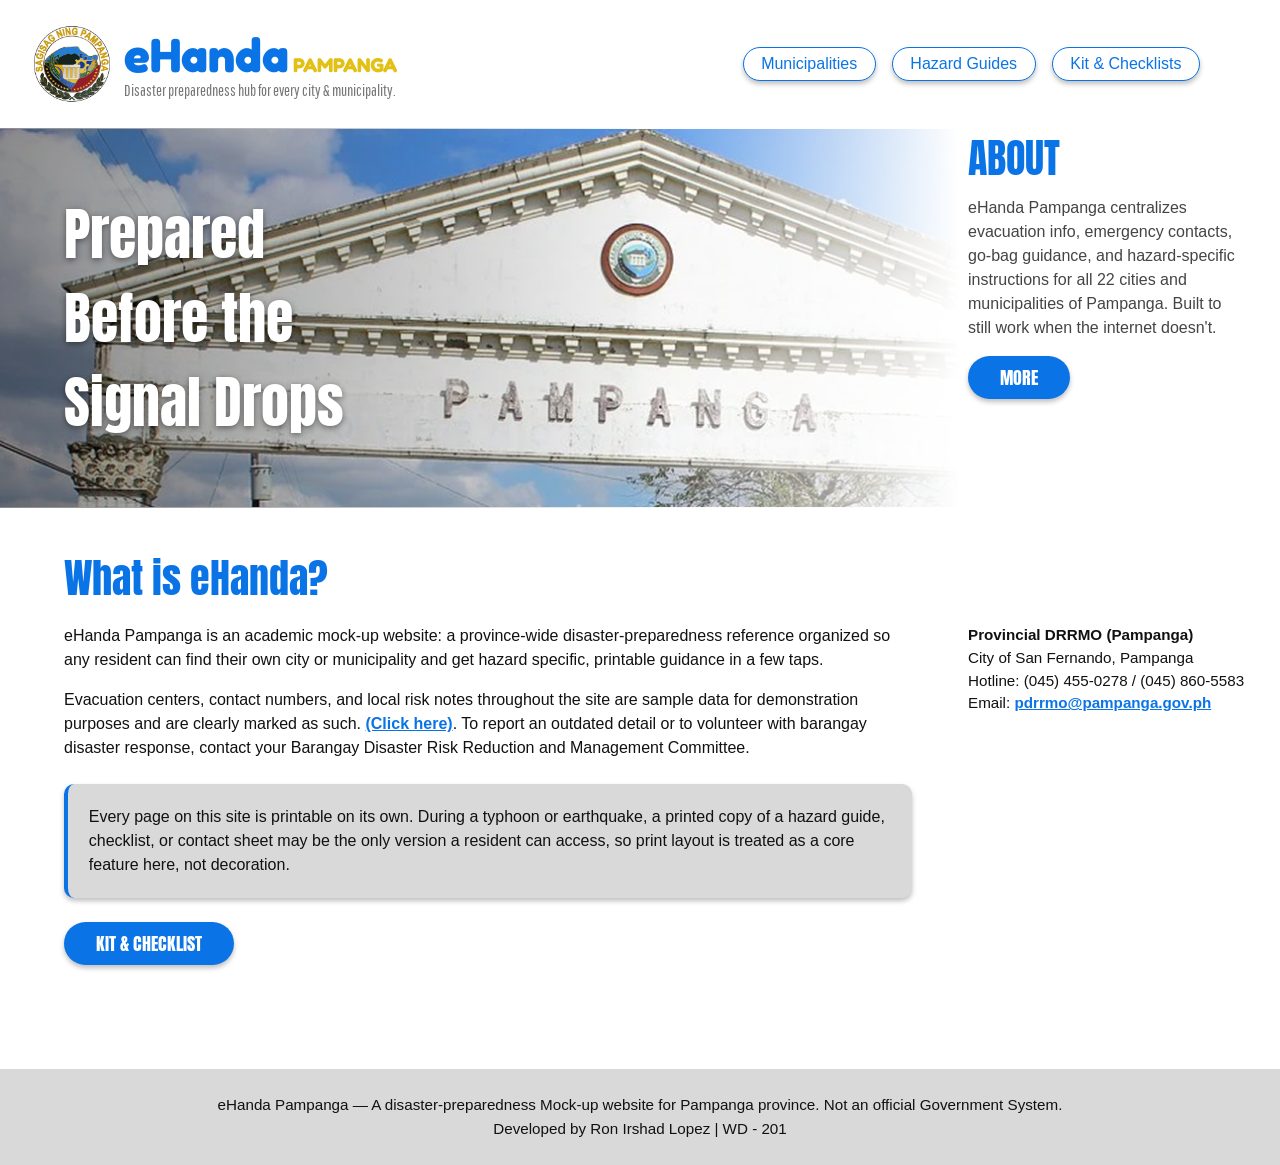
<file: index.html>
<!DOCTYPE html>
<html lang="en">
<head>
  <meta charset="UTF-8">
  <meta name="viewport" content="width=device-width, initial-scale=1.0">
  <title>eHanda Pampanga</title>
  <link rel="preconnect" href="https://fonts.googleapis.com">
  <link rel="preconnect" href="https://fonts.gstatic.com" crossorigin>
  <link href="https://fonts.googleapis.com/css2?family=Anton&family=Fredoka:wght@500;600;700&family=Pathway+Gothic+One&display=swap" rel="stylesheet">
  <link href="https://fonts.googleapis.com/css2?family=Fredoka:wght@500;600;700&family=Pathway+Gothic+One&display=swap" rel="stylesheet">
  <link rel="apple-touch-icon" sizes="180x180" href="img/apple-touch-icon.png">
  <link rel="icon" type="image/png" sizes="32x32" href="img/favicon-32x32.png">
  <link rel="icon" type="image/png" sizes="16x16" href="img/favicon-16x16.png">
  <link rel="manifest" href="img/site.webmanifest">
  <link rel="stylesheet" href="css/styles.css">
</head>

<body>
  <header class="header">
    <a href="index.html" class="logo">
      <img src="img/pampanga-ehanda-logo.jpg" alt="eHanda Pampanga Logo">
      <div class="logo-text">
        <span class="logo-name">eHanda<span class="logo-subname">Pampanga</span></span>
        <span class="logo-tagline">Disaster preparedness hub for every city &amp; municipality.</span>
      </div>
    </a>
    
    <nav class="nav" aria-label="Main">
      <a href="municipalities.html" class="nav-link">Municipalities</a>
      <a href="hazard-guides.html" class="nav-link">Hazard Guides</a>
      <a href="checklists.html" class="nav-link">Kit &amp; Checklists</a>
    </nav>
  </header>

  <main>
    <section class="hero">
      <div class="hero-image">
        <h1 class="hero-tagline">Prepared Before the Signal Drops</h1>
      </div>
      <div class="hero-about">
        <h2 class="hero-about-title">About</h2>
        <p>eHanda Pampanga centralizes evacuation info, emergency contacts, go-bag guidance, and hazard-specific instructions for all 22 cities and municipalities of Pampanga. Built to still work when the internet doesn't.</p>
        <a href="#what-is-eHanda" class="button hero-more">More</a>
      </div>
    </section>

  <section class="what-is-eHanda" id="what-is-eHanda">
    <h2 class="section-title">What is eHanda?</h2>

    <div class="what-is-body">
      <div class="what-is-content">
        <p>eHanda Pampanga is an academic mock-up website: a province-wide  disaster-preparedness reference organized so any resident can find their own city or municipality and get hazard specific, printable guidance in a few taps.</p>

        <p>Evacuation centers, contact numbers, and local risk notes throughout the site are sample data for demonstration purposes and are  clearly marked as such. <a href="municipalities.html">(Click here)</a>. To report an outdated detail or to volunteer  with barangay disaster response, contact your Barangay Disaster Risk  Reduction and Management Committee.</p>

        <aside class="tip">
          <p>Every page on this site is printable on its own. During a typhoon or earthquake, a printed copy of a hazard guide, checklist, or contact sheet may be the only version a resident can access, so print layout is treated as a core feature here, not decoration.</p>
        </aside>

        <a href="checklists.html" class="button" id="button-checklist">Kit &amp; Checklist</a>
      </div>

      <address class="contact-drrmo">
        <strong>Provincial DRRMO (Pampanga)</strong>
        City of San Fernando, Pampanga<br>
        Hotline: (045) 455-0278 / (045) 860-5583<br>
        Email: <a href="mailto:pdrrmo@pampanga.gov.ph">pdrrmo@pampanga.gov.ph</a>
      </address>
    </div>
  </section>
  </main>
  <footer class="footer">
    <p>eHanda Pampanga — A disaster-preparedness Mock-up website for Pampanga province. Not an official Government System.</p>
    <p>Developed by Ron Irshad Lopez | WD - 201</p>
  </footer>
  <script src="js/main.js" defer></script>
</body>

</html>
</file>
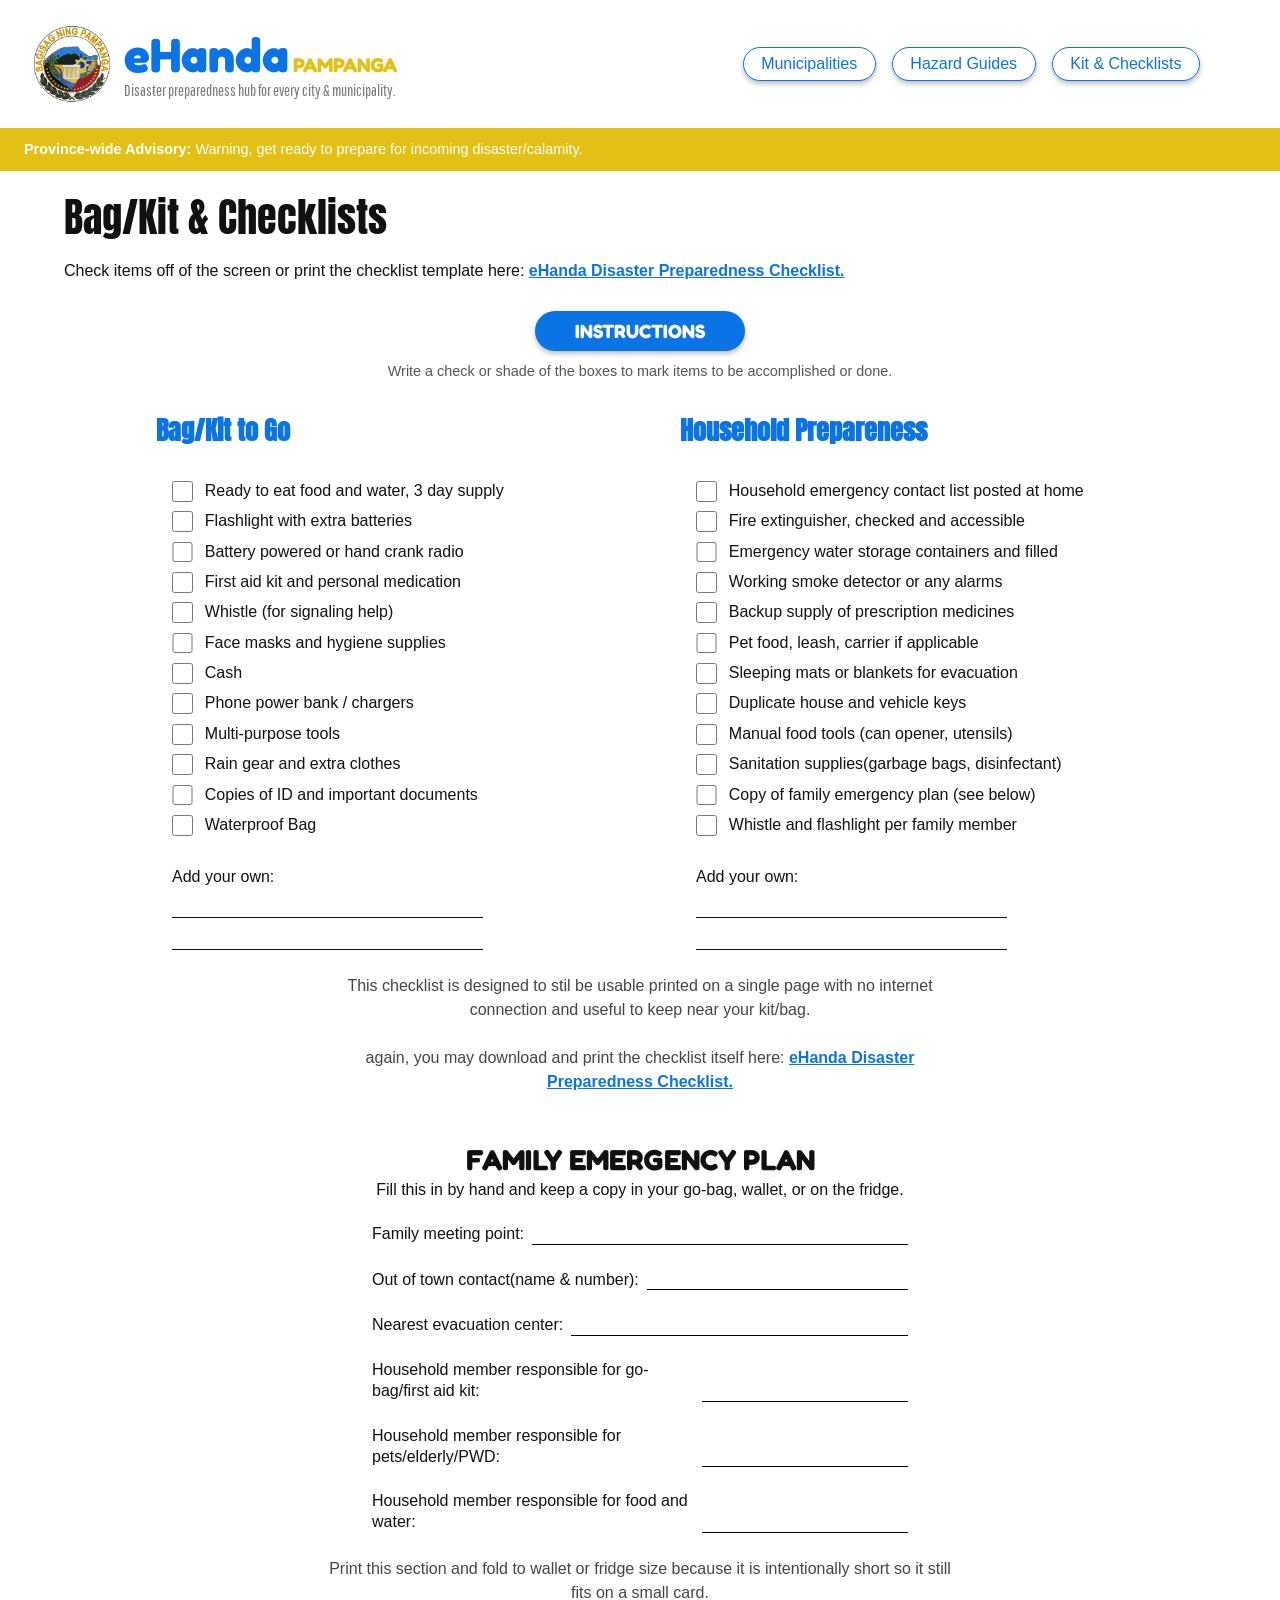
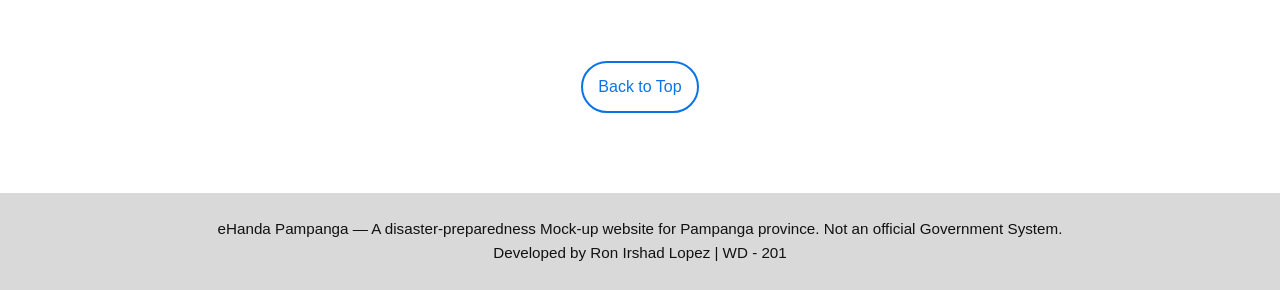
<file: checklists.html>
<!DOCTYPE html>
<html lang="en">
<head>
  <meta charset="UTF-8">
  <meta name="viewport" content="width=device-width, initial-scale=1.0">
  <title>Kit & Checklists | eHanda Pampanga</title>
  <link rel="preconnect" href="https://fonts.googleapis.com">
  <link rel="preconnect" href="https://fonts.gstatic.com" crossorigin>
  <link href="https://fonts.googleapis.com/css2?family=Anton&family=Fredoka:wght@500;600;700&family=Pathway+Gothic+One&display=swap" rel="stylesheet">
  <link rel="apple-touch-icon" sizes="180x180" href="img/apple-touch-icon.png">
  <link rel="icon" type="image/png" sizes="32x32" href="img/favicon-32x32.png">
  <link rel="icon" type="image/png" sizes="16x16" href="img/favicon-16x16.png">
  <link rel="manifest" href="img/site.webmanifest">
  <link rel="stylesheet" href="css/styles.css">
</head>

<body>
  <header class="header">
    <a href="index.html" class="logo">
      <img src="img/pampanga-ehanda-logo.jpg" alt="eHanda Pampanga Logo">
      <div class="logo-text">
        <span class="logo-name">eHanda<span class="logo-subname">Pampanga</span></span>
        <span class="logo-tagline">Disaster preparedness hub for every city &amp; municipality.</span>
      </div>
    </a>

    <nav class="nav" aria-label="Main">
      <a href="municipalities.html" class="nav-link">Municipalities</a>
      <a href="hazard-guides.html" class="nav-link">Hazard Guides</a>
      <a href="checklists.html" class="nav-link">Kit &amp; Checklists</a>
    </nav>
  </header>
  
  <div class="advisory advisory--warning" role="status">
    <p><strong>Province-wide Advisory:</strong> Warning, get ready to prepare for incoming disaster/calamity.</p>
  </div>


  <main>
    <h2 class="section-title-checklist">Bag/Kit &amp; Checklists</h2>
    <p class="checklist-description">Check items off of the screen or print the checklist template here: <a href="https://drive.google.com/file/d/1IE9Mp1DgJFQwNhHnyR8D3MY9AJMicEb8/view?usp=sharing" target="_blank">eHanda Disaster Preparedness Checklist.</a></p>

    <div class="instructions">
      <span class="instructions-label">INSTRUCTIONS</span>
      <p>Write a check or shade of the boxes to mark items to be accomplished or done.</p>
    </div>


    <!-- kit bag checklist -->
    <div class="checklist-columns">
      <section class="checklist-box">
        <h3 class="checklist-header">Bag/Kit to Go</h3>
        <ul class="checklist-items">
          <li><label class="check"><input type="checkbox"><span>Ready to eat food and water, 3 day supply</span></input></label></li>
          <li><label class="check"><input type="checkbox"><span>Flashlight with extra batteries</span></input></label></li>
          <li><label class="check"><input type="checkbox"><span>Battery powered or hand crank radio</span></input></label></li>
          <li><label class="check"><input type="checkbox"><span>First aid kit and personal medication</span></input></label></li>
          <li><label class="check"><input type="checkbox"><span>Whistle (for signaling help)</span></input></label></li>
          <li><label class="check"><input type="checkbox"><span>Face masks and hygiene supplies</span></input></label></li>
          <li><label class="check"><input type="checkbox"><span>Cash</span></input></label></li>
          <li><label class="check"><input type="checkbox"><span>Phone power bank / chargers</span></input></label></li>
          <li><label class="check"><input type="checkbox"><span>Multi-purpose tools</span></input></label></li>
          <li><label class="check"><input type="checkbox"><span>Rain gear and extra clothes</span></input></label></li>
          <li><label class="check"><input type="checkbox"><span>Copies of ID and important documents</span></input></label></li> 
          <li><label class="check"><input type="checkbox"><span>Waterproof Bag</span></input></label></li> 
        </ul>
          <div class="add-own">
            <p>Add your own:</p>
            <input type="text" class="add-own-line" aria-label="Add your own item 1">
            <input type="text" class="add-own-line" aria-label="Add your own item 2">
          </div>
      </section>
      <!-- end of kit bag checklist -->
      <!-- household checklist -->
       <section class="checklist-box">
        <h3 class="checklist-header">Household Prepareness</h3>
        <ul class="checklist-items">
          <li><label class="check"><input type="checkbox"><span>Household emergency contact list posted at home</span></input></label></li> 
          <li><label class="check"><input type="checkbox"><span>Fire extinguisher, checked and accessible</span></input></label></li> 
          <li><label class="check"><input type="checkbox"><span>Emergency water storage containers and filled</span></input></label></li> 
          <li><label class="check"><input type="checkbox"><span>Working smoke detector or any alarms</span></input></label></li> 
          <li><label class="check"><input type="checkbox"><span>Backup supply of prescription medicines</span></input></label></li> 
          <li><label class="check"><input type="checkbox"><span>Pet food, leash, carrier if applicable</span></input></label></li> 
          <li><label class="check"><input type="checkbox"><span>Sleeping mats or blankets for evacuation</span></input></label></li> 
          <li><label class="check"><input type="checkbox"><span>Duplicate house and vehicle keys</span></input></label></li> 
          <li><label class="check"><input type="checkbox"><span>Manual food tools (can opener, utensils)</span></input></label></li> 
          <li><label class="check"><input type="checkbox"><span>Sanitation supplies(garbage bags, disinfectant)</span></input></label></li> 
          <li><label class="check"><input type="checkbox"><span>Copy of family emergency plan (see below)</span></input></label></li> 
          <li><label class="check"><input type="checkbox"><span>Whistle and flashlight per family member</span></input></label></li> 
        </ul>
          <div class="add-own">
            <p>Add your own:</p>
            <input type="text" class="add-own-line" aria-label="Add your own item 1">
            <input type="text" class="add-own-line" aria-label="Add your own item 2">
          </div>
       </section>
       <!-- end of household preparedness checlst -->
    </div>

    <p class="checklist-note">This checklist is designed to stil be usable printed on a single page with no internet connection and useful to keep near your kit/bag.</p>
    <p class="checklist-note">again, you may download and print the checklist itself here: <a href="https://drive.google.com/file/d/1IE9Mp1DgJFQwNhHnyR8D3MY9AJMicEb8/view?usp=sharing" target="_blank">eHanda Disaster Preparedness Checklist.</a></p>

    <!-- family emergency plans -->

    <section class="family-plan">
      <h3 class="family-plan-title">Family Emergency Plan</h3>
      <p class="family-plan-intro">Fill this in by hand and keep a copy in your go-bag, wallet, or on the fridge.</p>

      <div class="plan-rows">
        <div class="plan-row"><span>Family meeting point:</span><input type="text" class="plan-line" aria-label="Family meeting point"></div>
        <div class="plan-row"><span>Out of town contact(name &amp; number):</span><input type="text" class="plan-line" aria-label="Family meeting point"></div>
        <div class="plan-row"><span>Nearest evacuation center:</span><input type="text" class="plan-line" aria-label="Family meeting point"></div>
        <div class="plan-row"><span>Household member responsible for go-bag/first aid kit:</span><input type="text" class="plan-line" aria-label="Family meeting point"></div>
        <div class="plan-row"><span>Household member responsible for pets/elderly/PWD:</span><input type="text" class="plan-line" aria-label="Family meeting point"></div>
        <div class="plan-row"><span>Household member responsible for food and water: </span><input type="text" class="plan-line" aria-label="Family meeting point"></div>
      </div>

      <p class="checklist-note">Print this section and fold to wallet or fridge size because it is intentionally short so it still fits on a small card.</p>
    </section>

    <div class="back-to-top"><a href="#top">Back to Top</a></div>
  </main>

  <footer class="footer">
    <p>eHanda Pampanga — A disaster-preparedness Mock-up website for Pampanga province. Not an official Government System.</p>
    <p>Developed by Ron Irshad Lopez | WD - 201</p>
  </footer>
  <script src="js/main.js" defer></script>
</body>
</html>
</file>
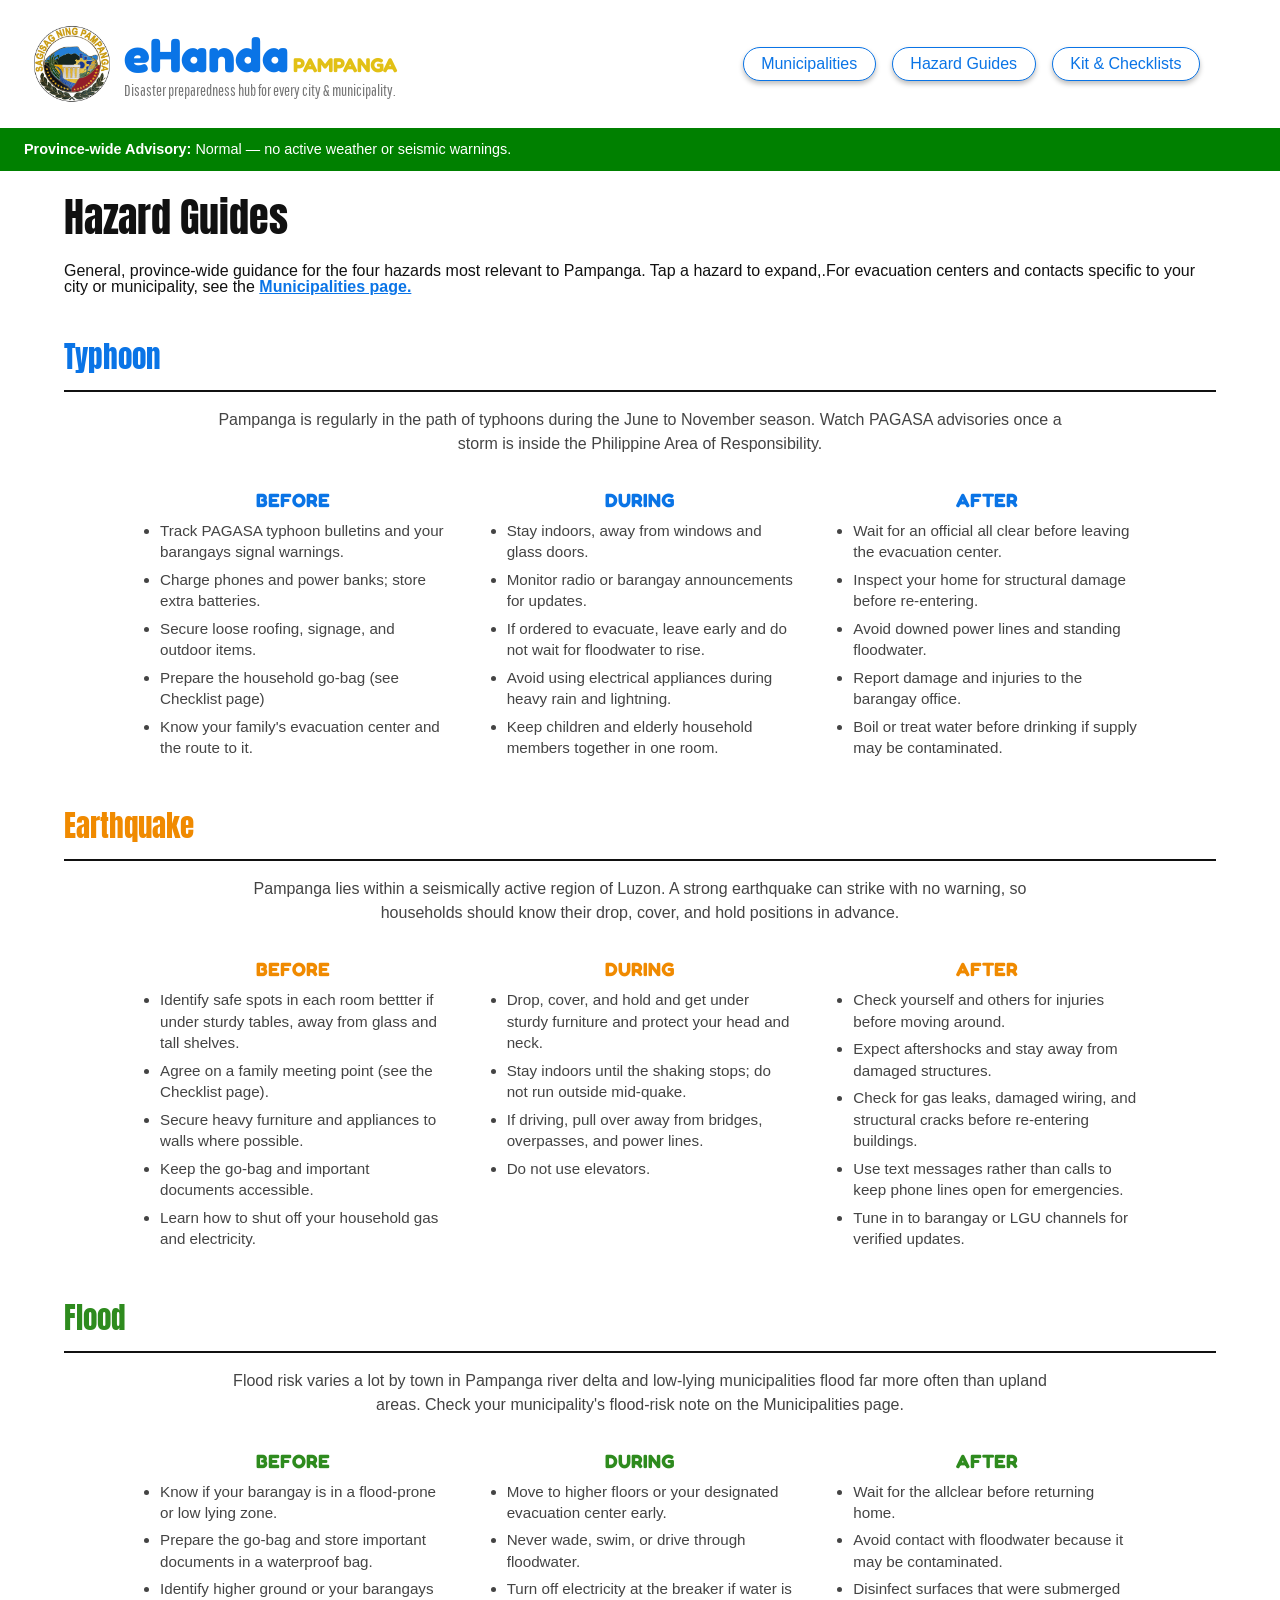
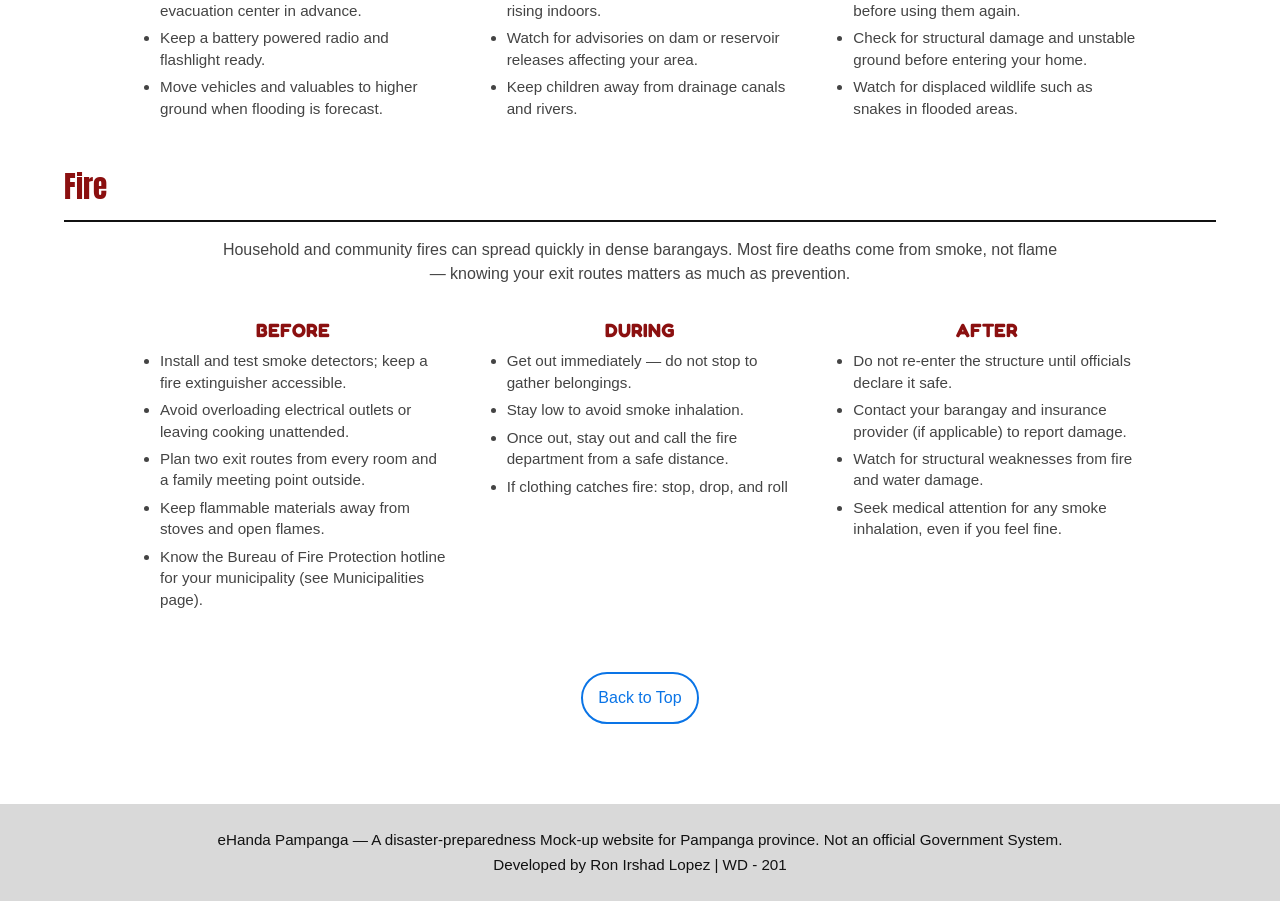
<file: hazard-guides.html>
<!DOCTYPE html>
<html lang="en">
<head>
  <meta charset="UTF-8">
  <meta name="viewport" content="width=device-width, initial-scale=1.0">
  <title>Hazard Guides | eHanda Pampanga</title>
  <link rel="preconnect" href="https://fonts.googleapis.com">
  <link rel="preconnect" href="https://fonts.gstatic.com" crossorigin>
  <link href="https://fonts.googleapis.com/css2?family=Anton&family=Fredoka:wght@500;600;700&family=Pathway+Gothic+One&display=swap" rel="stylesheet">
  <link rel="apple-touch-icon" sizes="180x180" href="img/apple-touch-icon.png">
  <link rel="icon" type="image/png" sizes="32x32" href="img/favicon-32x32.png">
  <link rel="icon" type="image/png" sizes="16x16" href="img/favicon-16x16.png">
  <link rel="manifest" href="img/site.webmanifest">
  <link rel="stylesheet" href="css/styles.css">
</head>

<body>
  <header class="header">
    <a href="index.html" class="logo">
      <img src="img/pampanga-ehanda-logo.jpg" alt="eHanda Pampanga Logo">
      <div class="logo-text">
        <span class="logo-name">eHanda<span class="logo-subname">Pampanga</span></span>
        <span class="logo-tagline">Disaster preparedness hub for every city &amp; municipality.</span>
      </div>
    </a>

    <nav class="nav" aria-label="Main">
      <a href="municipalities.html" class="nav-link">Municipalities</a>
      <a href="hazard-guides.html" class="nav-link">Hazard Guides</a>
      <a href="checklists.html" class="nav-link">Kit &amp; Checklists</a>
    </nav>
  </header>

  <div class="advisory advisory--normal" role="status">
    <p><strong>Province-wide Advisory:</strong> Normal — no active weather or seismic warnings.</p>
  </div>


  <main>
    <h2 class="section-title-hazard">Hazard Guides</h2>
    <p class="hazard-description">General, province-wide guidance for the four hazards most relevant to Pampanga. Tap a hazard to expand,.For evacuation centers and contacts specific to your city or municipality, see the <a href="municipalities.html">Municipalities page.</a></p>


    <!-- for typhoon-->
    <section class="hazard typhoon" id="typhoon">
      <h3 class="hazard-title">Typhoon</h3>
      <div class="divider"></div>
      <p class="hazard-info">Pampanga is regularly in the path of typhoons during the June to November  season. Watch PAGASA advisories once a storm is inside the Philippine  Area of Responsibility.</p>
      <div class="hazard-columns">
        <div class="hazard-col">
          <h4>Before</h4>
          <ul>
            <li>Track PAGASA typhoon bulletins and your barangays signal warnings.</li>
            <li>Charge phones and power banks; store extra batteries.</li>
            <li>Secure loose roofing, signage, and outdoor items.</li>
            <li>Prepare the household go-bag (see Checklist page)</li>
            <li>Know your family's evacuation center and the route to it.</li>
          </ul>
        </div>
        <div class="hazard-col">
          <h4>During</h4>
          <ul>
            <li>Stay indoors, away from windows and glass doors.</li>
            <li>Monitor radio or barangay announcements for updates.</li>
            <li>If ordered to evacuate, leave early and do not wait for floodwater to rise.</li>
            <li>Avoid using electrical appliances during heavy rain and lightning.</li>
            <li>Keep children and elderly household members together in one room.</li>
          </ul>
        </div>
        <div class="hazard-col">
          <h4>After</h4>
          <ul>
            <li>Wait for an official all clear before leaving the evacuation center.</li>
            <li>Inspect your home for structural damage before re-entering.</li>
            <li>Avoid downed power lines and standing floodwater.</li>
            <li>Report damage and injuries to the barangay office.</li>
            <li>Boil or treat water before drinking if supply may be contaminated.</li>
          </ul>
        </div>
      </div>
    </section>
    <!-- end of typhoon -->
    <!-- start of earthquake -->
    <section class="hazard earthquake" id="earthquake">
      <h3 class="hazard-title">Earthquake</h3>
      <div class="divider"></div>
      <p class="hazard-info">Pampanga lies within a seismically active region of Luzon. A strong earthquake can strike with no warning, so households should know their drop, cover, and hold positions in advance.</p>
      <div class="hazard-columns">
        <div class="hazard-col">
          <h4>Before</h4>
          <ul>
            <li>Identify safe spots in each room bettter if under sturdy tables, away from glass and tall shelves.</li>
            <li>Agree on a family meeting point (see the Checklist page).</li>
            <li>Secure heavy furniture and appliances to walls where possible.</li>
            <li>Keep the go-bag and important documents accessible.</li>
            <li>Learn how to shut off your household gas and electricity.</li>
          </ul>
        </div>
        <div class="hazard-col">
          <h4>During</h4>
          <ul>
            <li>Drop, cover, and hold and get under sturdy furniture and protect your head and neck.</li>
            <li>Stay indoors until the shaking stops; do not run outside mid-quake.</li>
            <li>If driving, pull over away from bridges, overpasses, and power lines.</li>
            <li>Do not use elevators.</li>
          </ul>
        </div>
        <div class="hazard-col">
          <h4>After</h4>
          <ul>
            <li>Check yourself and others for injuries before moving around.</li>
            <li>Expect aftershocks and stay away from damaged structures.</li>
            <li>Check for gas leaks, damaged wiring, and structural cracks before re-entering buildings.</li>
            <li>Use text messages rather than calls to keep phone lines open for emergencies.</li>
            <li>Tune in to barangay or LGU channels for verified updates.</li>
          </ul>
        </div>
      </div>
    </section>
    <!-- end of earthquake -->
     <!-- start of flood-->
    <section class="hazard flood" id="flood">
      <h3 class="hazard-title">Flood</h3>
      <div class="divider"></div>
      <p class="hazard-info">Flood risk varies a lot by town in Pampanga river delta and low-lying municipalities flood far more often than upland areas. Check your municipality's flood-risk note on the Municipalities page.</p>
      <div class="hazard-columns">
        <div class="hazard-col">
          <h4>Before</h4>
          <ul>
            <li>Know if your barangay is in a flood-prone or low lying zone.</li>
            <li>Prepare the go-bag and store important documents in a waterproof bag.</li>
            <li>Identify higher ground or your barangays evacuation center in advance.</li>
            <li>Keep a battery powered radio and flashlight ready.</li>
            <li>Move vehicles and valuables to higher ground when flooding is forecast.</li>
          </ul>
        </div>
        <div class="hazard-col">
          <h4>During</h4>
          <ul>
            <li>Move to higher floors or your designated evacuation center early.</li>
            <li>Never wade, swim, or drive through floodwater.</li>
            <li>Turn off electricity at the breaker if water is rising indoors.</li>
            <li>Watch for advisories on dam or reservoir releases affecting your area.</li>
            <li>Keep children away from drainage canals and rivers.</li>
          </ul>
        </div>
        <div class="hazard-col">
          <h4>After</h4>
          <ul>
            <li>Wait for the allclear before returning home.</li>
            <li>Avoid contact with floodwater because it may be contaminated.</li>
            <li>Disinfect surfaces that were submerged before using them again.</li>
            <li>Check for structural damage and unstable ground before entering your home.</li>
            <li>Watch for displaced wildlife such as snakes in flooded areas.</li>
          </ul>
        </div>
      </div>
    </section>
    <!-- end of flood -->
    <!-- start of fire-->
    <section class="hazard fire" id="fire">
      <h3 class="hazard-title">Fire</h3>
      <div class="divider"></div>
      <p class="hazard-info">Household and community fires can spread quickly in dense barangays.  Most fire deaths come from smoke, not flame — knowing your exit routes  matters as much as prevention.</p>
      <div class="hazard-columns">
        <div class="hazard-col">
          <h4>Before</h4>
          <ul>
            <li>Install and test smoke detectors; keep a fire extinguisher accessible.</li>
            <li>Avoid overloading electrical outlets or leaving cooking unattended.</li>
            <li>Plan two exit routes from every room and a family meeting point outside.</li>
            <li>Keep flammable materials away from stoves and open flames.</li>
            <li>Know the Bureau of Fire Protection hotline for your municipality (see Municipalities page).</li>
          </ul>
        </div>
        <div class="hazard-col">
          <h4>During</h4>
          <ul>
            <li>Get out immediately — do not stop to gather belongings.</li>
            <li>Stay low to avoid smoke inhalation.</li>
            <li>Once out, stay out and call the fire department from a safe distance.</li>
            <li>If clothing catches fire: stop, drop, and roll</li>
          </ul>
        </div>
        <div class="hazard-col">
          <h4>After</h4>
          <ul>
            <li>Do not re-enter the structure until officials declare it safe.</li>
            <li>Contact your barangay and insurance provider (if applicable) to report damage.</li>
            <li>Watch for structural weaknesses from fire and water damage.</li>
            <li>Seek medical attention for any smoke inhalation, even if you feel fine.</li>
          </ul>
        </div>
      </div>
  </section>
    <!-- end of fire -->
      <div class="back-to-top"><a href="#top">Back to Top</a></div>
    </section>
  
  </main>

  <footer class="footer">
    <p>eHanda Pampanga — A disaster-preparedness Mock-up website for Pampanga province. Not an official Government System.</p>
    <p>Developed by Ron Irshad Lopez | WD - 201</p>
  </footer>
  <script src="js/main.js" defer></script>
</body>
</html>
</file>
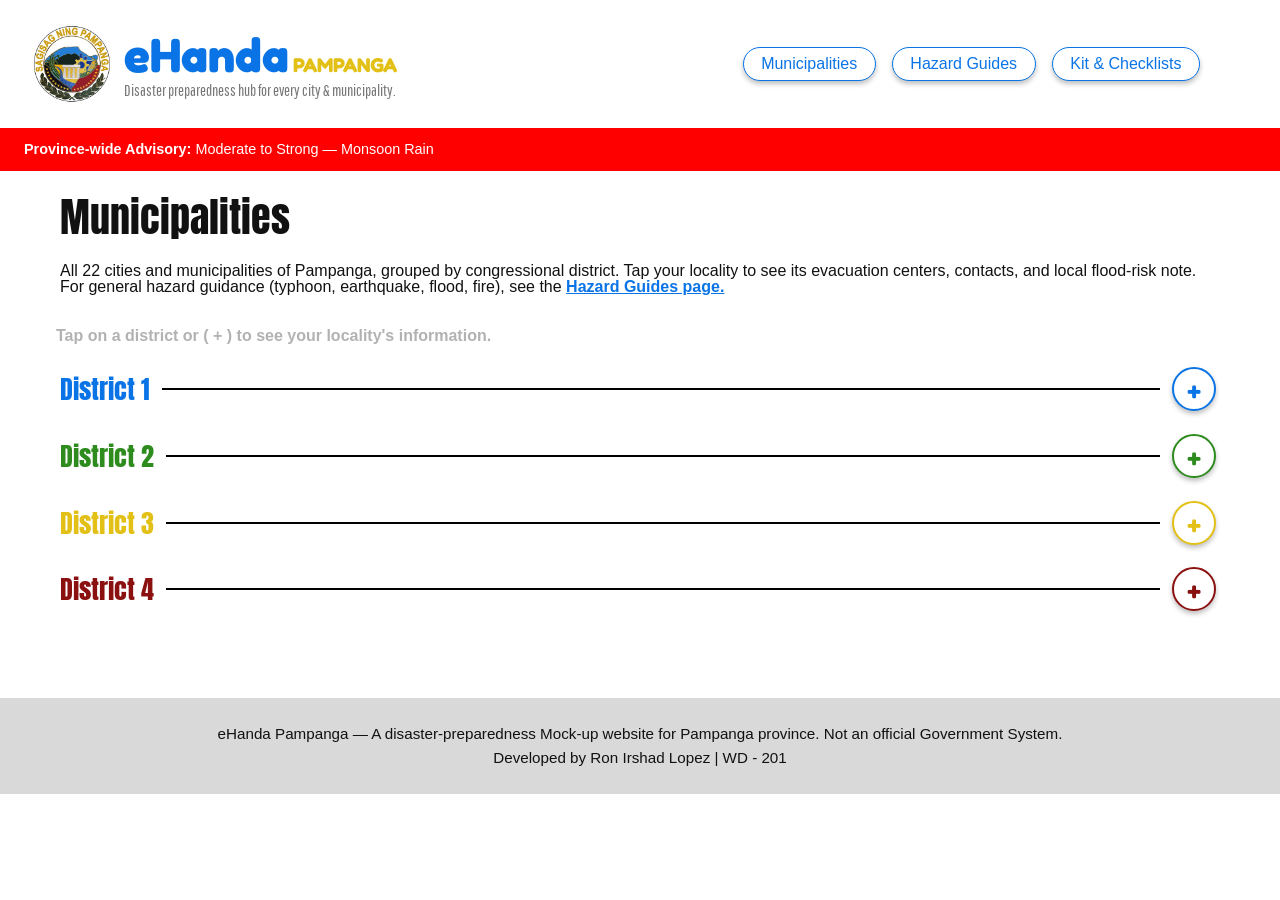
<file: municipalities.html>
<!DOCTYPE html>
<html lang="en">
<head>
  <meta charset="UTF-8">
  <meta name="viewport" content="width=device-width, initial-scale=1.0">
  <title>Municipalities | eHanda Pampanga</title>
  <link rel="preconnect" href="https://fonts.googleapis.com">
  <link rel="preconnect" href="https://fonts.gstatic.com" crossorigin>
  <link href="https://fonts.googleapis.com/css2?family=Anton&family=Fredoka:wght@500;600;700&family=Pathway+Gothic+One&display=swap" rel="stylesheet">
  <link rel="apple-touch-icon" sizes="180x180" href="img/apple-touch-icon.png">
  <link rel="icon" type="image/png" sizes="32x32" href="img/favicon-32x32.png">
  <link rel="icon" type="image/png" sizes="16x16" href="img/favicon-16x16.png">
  <link rel="manifest" href="img/site.webmanifest">
  <link rel="stylesheet" href="css/styles.css">
</head>

<body>
  <header class="header">
    <a href="index.html" class="logo">
      <img src="img/pampanga-ehanda-logo.jpg" alt="eHanda Pampanga Logo">
      <div class="logo-text">
        <span class="logo-name">eHanda<span class="logo-subname">Pampanga</span></span>
        <span class="logo-tagline">Disaster preparedness hub for every city &amp; municipality.</span>
      </div>
    </a>

    <nav class="nav" aria-label="Main">
      <a href="municipalities.html" class="nav-link">Municipalities</a>
      <a href="hazard-guides.html" class="nav-link">Hazard Guides</a>
      <a href="checklists.html" class="nav-link">Kit &amp; Checklists</a>
    </nav>
  </header>

  <div class="advisory advisory--severe" role="status">
    <p><strong>Province-wide Advisory:</strong> Moderate to Strong — Monsoon Rain</p>
  </div>

  <main>

    <h2 class="section-title-municipalities">Municipalities</h2>
    <p class="municipalities-description">All 22 cities and municipalities of Pampanga, grouped by congressional  district. Tap your locality to see its evacuation centers, contacts, and local flood-risk note. For general hazard guidance (typhoon,  earthquake, flood, fire), see the <a href="hazard-guides.html">Hazard Guides page.</a></p>
    <p class="click"><strong>Tap on a district or ( + ) to see your locality's information.</strong></p>
    
    <!-- START OF DISTRICT 1-->
    <details class="district d1" id="district1">
      <summary class="district-title">District 1</summary>
      <div class="district-content">
        <article class="city">
          <h3>Angeles City</h3>
          <p class="city-description">- Highly urbanized city, administered independently of the province but  included here for regional coverage.</p>
          <h4 class="evac">Evacuation Centers</h4>
          <div class="table-wrap">
            <table>
              <thead>
                <tr>
                  <th>Center/Location</th>
                  <th>Est. Capacity</th>
                  <th>Contact</th>
                </tr>
              </thead>
              <tbody>
                <tr>
                  <td>Brgy. Sta Teresita  Covered Court</td>
                  <td>~500 people</td>
                  <td>(045)-322-7796</td>
                </tr>
                <tr>
                  <td>Brgy. San Jose Covered Court</td>
                  <td>~500 people</td>
                  <td>(045)-322-7796</td>
                </tr>
                <tr>
                  <td>Brgy. Pulungbulu Covered Court</td>
                  <td>~500 people</td>
                  <td>(045)-322-7796</td>
                </tr>
              </tbody>
            </table>
          </div>
        </article>
        <article class="city">
          <h3>Mabalacat City</h3>
          <p class="city-description">- Upland barangays remain affected by lahar-related sediment from Mt. Pinatubo.</p>
          <h4 class="evac">Evacuation Centers</h4>
          <div class="table-wrap">
            <table>
              <thead>
                <tr>
                  <th>Center/Location</th>
                  <th>Est. Capacity</th>
                  <th>Contact</th>
                </tr>
              </thead>
              <tbody>
                <tr>
                  <td>Brgy. Dau Covered Court</td>
                  <td>~500 people</td>
                  <td>0998-999-4357</td>
                </tr>
                <tr>
                  <td>Brgy. Duquit Covered Court</td>
                  <td>~500 people</td>
                  <td>0998-999-4357</td>
                </tr>
                <tr>
                  <td>Brgy. Mabiga Covered Court</td>
                  <td>~500 people</td>
                  <td>0998-999-4357</td>
                </tr>
              </tbody>
            </table>
          </div>
        </article>

        <article class="city">
          <h3>Magalang</h3>
          <p class="city-description">- Low-lying barangays along the Pasig-Potrero River are flood- and lahar-prone.</p>
          <h4 class="evac">Evacuation Centers</h4>
          <div class="table-wrap">
            <table>
              <thead>
                <tr>
                  <th>Center/Location</th>
                  <th>Est. Capacity</th>
                  <th>Contact</th>
                </tr>
              </thead>
              <tbody>
                <tr>
                  <td>Brgy. Sta. Lucia Covered Court</td>
                  <td>~500 people</td>
                  <td>0917-146-9432</td>
                </tr>
                <tr>
                  <td>Brgy. San Roque Covered Court</td>
                  <td>~500 people</td>
                  <td>0917-146-9432</td>
                </tr>
                <tr>
                  <td>Brgy. San Isidro Covered Court</td>
                  <td>~500 people</td>
                  <td>0917-146-9432</td>
                </tr>
              </tbody>
            </table>
          </div>
        </article>
      </div>
    </details>

    <!-- END OF DISTRICT 1-->
    <!-- START OF DISTRICT 2-->
    <details class="district d2" id="district2">
      <summary class="district-title">District 2</summary>
      <div class="district-content">
        <article class="city">
          <h3>Porac</h3>
          <p class="city-description">- Upland and lowland barangays both affected by lahar and flash-flood risk.</p>
          <h4 class="evac">Evacuation Centers</h4>
          <div class="table-wrap">
            <table>
              <thead>
                <tr>
                  <th>Center/Location</th>
                  <th>Est. Capacity</th>
                  <th>Contact</th>
                </tr>
              </thead>
              <tbody>
                <tr>
                  <td>Brgy. Paralaya Covered Court</td>
                  <td>~500 people</td>
                  <td>(045) 649-6027</td>
                </tr>
                <tr>
                  <td>Brgy. Manibaug Libutad Covered Court</td>
                  <td>~500 people</td>
                  <td>(045) 649-6027</td>
                </tr>
                <tr>
                  <td>Brgy. Jose Songco Lapid Sports Center</td>
                  <td>~500 people</td>
                  <td>(045) 649-6027</td>
                </tr>
              </tbody>
            </table>
          </div>
        </article> 
        <article class="city">
          <h3>Lubao</h3>
          <p class="city-description">- Low-elevation, river-delta municipality with recurring flood events.</p>
          <h4 class="evac">Evacuation Centers</h4>
          <div class="table-wrap">
            <table>
              <thead>
                <tr>
                  <th>Center/Location</th>
                  <th>Est. Capacity</th>
                  <th>Contact</th>
                </tr>
              </thead>
              <tbody>
                <tr>
                  <td>Brgy. Lourdes Covered Court</td>
                  <td>~500 people</td>
                  <td>(045) 971-6276</td>
                </tr>
                <tr>
                  <td>Brgy. Sto. Nino Covered Court</td>
                  <td>~500 people</td>
                  <td>(045) 971-6276</td>
                </tr>
                <tr>
                  <td>Brgy. Poblacion Covered Court</td>
                  <td>~500 people</td>
                  <td>(045) 971-6276</td>
                </tr>
              </tbody>
            </table>
          </div>
        </article>
        <article class="city">
          <h3>Floridablanca</h3>
          <p class="city-description">- Low-lying barangays along the Pasig-Potrero River are flood- and lahar-prone.</p>
          <h4 class="evac">Evacuation Centers</h4>
          <div class="table-wrap">
            <table>
              <thead>
                <tr>
                  <th>Center/Location</th>
                  <th>Est. Capacity</th>
                  <th>Contact</th>
                </tr>
              </thead>
              <tbody>
                <tr>
                  <td>Brgy. Basa Air Base</td>
                  <td>~500 people</td>
                  <td>0962-126-6282</td>
                </tr>
                <tr>
                  <td>Brgy. Cabangcalan Covered Court </td>
                  <td>~500 people</td>
                  <td>0962-126-6282</td>
                </tr>
                <tr>
                  <td>Brgy. Consuelo Covered Court</td>
                  <td>~500 people</td>
                  <td>0962-126-6282</td>
                </tr>
              </tbody>
            </table>
          </div>
        </article> 
      </div>
    </details>
    <!-- END OF DISTRICT 2-->
    <!-- START OF DISTRICT 3 -->
    <details class="district d3" id="district3">
      <summary class="district-title">District 3</summary>
      <div class="district-content">
        <article class="city">
          <h3>City of San Fernando</h3>
          <p class="city-description">- Provincial capital. Several low-lying barangays are subject to seasonal flooding.</p>
          <h4 class="evac">Evacuation Centers</h4>
          <div class="table-wrap">
            <table>
              <thead>
                <tr>
                  <th>Center/Location</th>
                  <th>Est. Capacity</th>
                  <th>Contact</th>
                </tr>
              </thead>
              <tbody>
                <tr>
                  <td>Brgy. Panipuan Covered Court</td>
                  <td>~500 people</td>
                  <td>0939-936-2423</td>
                </tr>
                <tr>
                  <td>Brgy. Sindalan Covered Court</td>
                  <td>~500 people</td>
                  <td>0939-936-2423</td>
                </tr>
                <tr>
                  <td>Brgy. Delta Sports Center</td>
                  <td>~500 people</td>
                  <td>0939-936-2423</td>
                </tr>
              </tbody>
            </table>
          </div>
        </article>
        <article class="city">
          <h3>Arayat</h3>
          <p class="city-description">- River-adjacent barangays flood seasonally and upland barangays face landslide risk near Mt. Arayat. Flood-prone locality.</p>
          <h4 class="evac">Evacuation Centers</h4>
          <div class="table-wrap">
            <table>
              <thead>
                <tr>
                  <th>Center/Location</th>
                  <th>Est. Capacity</th>
                  <th>Contact</th>
                </tr>
              </thead>
              <tbody>
                <tr>
                  <td>Brgy. Turu Covered Court</td>
                  <td>~500 people</td>
                  <td>045-361-2062</td>
                </tr>
                <tr>
                  <td>Brgy. Cupang Covered Court</td>
                  <td>~500 people</td>
                  <td>045-361-2062</td>
                </tr>
                <tr>
                  <td>Brgy. Telapayong Covered Court</td>
                  <td>~500 people</td>
                  <td>045-361-2062</td>
                </tr>
              </tbody>
            </table>
          </div>
        </article>
        <article class="city">
          <h3>Mexico</h3>
          <p class="city-description">- Faces frequent severe flooding and infrastructure damage during the rainy season.</p>
          <h4 class="evac">Evacuation Centers</h4>
          <div class="table-wrap">
            <table>
              <thead>
                <tr>
                  <th>Center/Location</th>
                  <th>Est. Capacity</th>
                  <th>Contact</th>
                </tr>
              </thead>
              <tbody>
                <tr>
                  <td>Brgy. Buenavista Covered Court</td>
                  <td>~500 people</td>
                  <td>(045) 435-4405</td>
                </tr>
                <tr>
                  <td>Brgy. Camuning Covered Court</td>
                  <td>~500 people</td>
                  <td>(045) 435-4405</td>
                </tr>
                <tr>
                  <td>Brgy. Cawayan Court</td>
                  <td>~500 people</td>
                  <td>(045) 435-4405</td>
                </tr>
              </tbody>
            </table>
          </div>
        </article>
      </div>
    </details>
    <!-- END OF DISTRICT 3 -->
    <!-- START OF DISTRICT 4 -->
    <details class="district d4" id="district4">
      <summary class="district-title">District 4</summary>
      <div class="district-content">
        <article class="city">
          <h3>Apalit</h3>
          <p class="city-description">- River-delta town along the Pampanga River, prone to seasonal flooding.</p>
          <h4 class="evac">Evacuation Centers</h4>
          <div class="table-wrap">
            <table>
              <thead>
                <tr>
                  <th>Center/Location</th>
                  <th>Est. Capacity</th>
                  <th>Contact</th>
                </tr>
              </thead>
              <tbody>
                <tr>
                  <td>Brgy. Balucuc Covered Court</td>
                  <td>~500 people</td>
                  <td>0998-180-9077</td>
                </tr>
                <tr>
                  <td>Brgy. Capangalan Covered Courts</td>
                  <td>~500 people</td>
                  <td>0998-180-9077</td>
                </tr>
                <tr>
                  <td>Brgy. Tabuyuc Covered Court</td>
                  <td>~500 people</td>
                  <td>0998-180-9077</td>
                </tr>
              </tbody>
            </table>
          </div>
        </article>
        <article class="city">
          <h3>Candaba</h3>
          <p class="city-description">- River-adjacent barangays flood seasonally and upland barangays face landslide risk near Mt. Arayat. Flood-prone locality.</p>
          <h4 class="evac">Evacuation Centers</h4>
          <div class="table-wrap">
            <table>
              <thead>
                <tr>
                  <th>Center/Location</th>
                  <th>Est. Capacity</th>
                  <th>Contact</th>
                </tr>
              </thead>
              <tbody>
                <tr>
                  <td>Brgy. Bambang Covered Court</td>
                  <td>~500 people</td>
                  <td>0961-605-6768</td>
                </tr>
                <tr>
                  <td>Brgy. Cuayang Bugtong Covered Court</td>
                  <td>~500 people</td>
                  <td>0961-605-6768</td>
                </tr>
                <tr>
                  <td>Brgy. Pescadores Covered Court</td>
                  <td>~500 people</td>
                  <td>0961-605-6768</td>
                </tr>
              </tbody>
            </table>
          </div>
        </article>
        <article class="city">
          <h3>Macabebe</h3>
          <p class="city-description">- Faces frequent severe flooding and infrastructure damage during the rainy season.</p>
          <h4 class="evac">Evacuation Centers</h4>
          <div class="table-wrap">
            <table>
              <thead>
                <tr>
                  <th>Center/Location</th>
                  <th>Est. Capacity</th>
                  <th>Contact</th>
                </tr>
              </thead>
              <tbody>
                <tr>
                  <td>Brgy. Batasan Covered Court</td>
                  <td>~500 people</td>
                  <td>0917-608-6038</td>
                </tr>
                <tr>
                  <td>Brgy. San Esteban Covered Court</td>
                  <td>~500 people</td>
                  <td>0917-608-6038</td>
                </tr>
                <tr>
                  <td>Brgy. Telacsan Covered Court</td>
                  <td>~500 people</td>
                  <td>0917-608-6038</td>
                </tr>
              </tbody>
            </table>
          </div>
        </article>
      </div>
    </details>
  </main>

  <footer class="footer">
    <p>eHanda Pampanga — A disaster-preparedness Mock-up website for Pampanga province. Not an official Government System.</p>
    <p>Developed by Ron Irshad Lopez | WD - 201</p>
  </footer>
  <script src="js/main.js" defer></script>
</body>
</html>
</file>
<file: css/styles.css>
:root {
  --blue: #0a74e6;
  --yellow: #e2c015;
  --text: #111;
  --muted: #777;
  --background: #fff;
}

*, *::before, *::after {
   box-sizing: border-box; 
}

body {
  margin: 0;
  background: var(--background);
  color: var(--text);
  font-family: Arial, Helvetica, sans-serif;
}

header{
  display: flex;
  flex-direction: column;
  align-items: center;
  gap: 1.25rem;
  padding: 1rem 1rem 1.25rem;
}

.logo {
  display: flex;
  align-items: center;
  gap: 0.75rem;
  text-decoration: none;
}

.logo img {
  width: 64px;
  height: 64px;
  object-fit: contain;
}

.logo-text {
  display: flex;
  flex-direction: column;
  line-height: 1;
}

.logo-name {
  font-family: "Fredoka", sans-serif;
  font-weight: 700;
  font-size: 2.25rem;
  color: var(--blue);
}

.logo-subname {
  margin-left: 0.25rem;
  font-size: 1rem;
  color: var(--yellow);
  text-transform: uppercase;
}
 
.logo-tagline {
  font-family: "Pathway Gothic One", sans-serif;
  font-size: 0.8rem;
  color: var(--muted);
  margin-top: 0.25rem;
}

/* Nav */

.nav {
  display: flex;
  flex-wrap: wrap;
  align-items: center;
  justify-content: center;
  gap: 0.75rem;
}

.nav-link {
  display: inline-flex;
  align-items: center;
  justify-content: center;
  color: var(--blue);
  background: #fff;
  border: 1.5px solid var(--blue);
  border-radius: 999px;
  line-height: 1.2;
  font-size: 0.85rem;
  text-decoration: none;
  padding: 0.35rem 1rem;
  height: auto;
  min-height: 0;
  box-shadow: 0 3px 5px rgba(0, 0, 0, 0.25);
  font-weight: normal;
}
.nav-link:hover, .nav-link:focus-visible, .nav-link[aria-current="page"] {
  background: var(--blue);
  color: #fff;
}

/* Hero section */
.hero-image {
  position: relative;
  min-height: 220px;
  display: flex;
  align-items: center;
  padding: 1.5rem 1rem;
  background: linear-gradient(90deg, rgba(0, 0, 0, 0.45), rgba(0, 0, 0, 0) 70%), url("../img/hero-image.png") center / cover no-repeat;
}

.hero-tagline {
  font-family: 'Anton', sans-serif;
  font-size: 2rem;
  font-weight: 400;
  color: #fff;
  margin: 0;
  max-width: 10ch;
  line-height: 1.5;
  text-shadow: 0 2px 6px rgba(0, 0, 0, 0.45);
}

.hero-about {
  padding: 1.5rem 1rem;
}

.hero-about-title {
  font-family: 'Anton', sans-serif;
  font-size: 2rem;
  font-weight: 400;
  text-transform: uppercase;
  margin: 0 0 0.5rem; 
  color: var(--blue);
}

.hero-about p {
  color: #444;
  font-size: 1rem;
  margin: 0 0 1rem;
  max-width: 60ch;
  line-height: 1.5;
}

/* button */
.button {
  font-family: "Anton", sans-serif;
  font-size: 1.1rem;
  display: inline-block;
  border-radius: 999px;
  color: #fff;
  text-decoration: none;
  text-transform: uppercase;
  box-shadow: 0 3px 5px rgba(0, 0, 0, 0.25);
  background: var(--blue);
  padding: 0.5rem 2rem;
}

.button:hover, .button:focus-visible {
  background: #0857b0;
}

/* media for other styles */
@media (min-width: 767px) {
  .hero-image { 
    min-height: 290px; padding: 2rem; 
  }
  .hero-tagline { 
    font-size: 3.5rem; 
  }
  .hero-about { 
    padding: 2rem; 
  }
  .hero-about-title { 
    font-size: 2.5rem; 
  }
}

@media (min-width: 1024px) {
  .hero {
    display: grid;
    grid-template-columns: 1fr 320px;
  }

  .hero-image {
    min-height: 380px;
    padding: 2rem 4rem;
    -webkit-mask-image: linear-gradient(90deg, #000 65%, transparent);
    mask-image: linear-gradient(90deg, #000 65%, transparent);
  }

  .hero-tagline { 
    font-size: 3.5rem; 
  }

  .hero-about {
    align-self: start;
    padding: 0 2rem 0 0.5rem;
  }
}

/* Tablet View */

@media (min-width: 768px) {
  .logo img { 
    width: 80px; height: 80px;
  }
  .logo-name { 
    font-size: 3rem; 
  }
  .logo-subname { 
    font-size: 1.25rem; 
  }
  .logo-tagline { 
    font-size: 1rem; 
  }
  .nav-link { 
    font-size: 1.1rem; padding: 0.4rem 1.25rem; 
  }
  .nav { 
    gap: 2rem; 
  }
}

/* Desktop View */
@media (min-width: 1024px) {
  .header {
    flex-direction: row;
    justify-content: space-between;
    padding: 1.5rem 5rem 1.5rem 2rem;
  }
  .nav {
    gap: 1rem;
    flex-wrap: nowrap;
}

  .nav-link {
    font-size: 1rem;
    padding: 0.4rem 1.1rem;
  }

}

/* What is eHanda section*/
.what-is-eHanda {
  padding: 1.5rem 0;
}

.section-title {
  font-family: 'Anton', sans-serif;
  color: var(--blue);
  font-weight: 400;
  font-size: 2rem;
  margin: 1rem 1rem 0 1rem;
}

.what-is-eHanda p {
  margin: 1rem 1rem;
  max-width: 200ch;
  font-size: 1rem;
  line-height: 1.5;
}

.what-is-eHanda a:not(.button) {
  color: var(--blue);
  font-weight: bold;
}

.tip {
  border-left: 4px solid var(--blue);
  border-radius: 10px;
  background: #d9d9d9;
  margin: 1.5rem 1rem;
  max-width: 200ch;
  padding: 0.3rem;
  box-shadow: 0 3px 5px rgba(0, 0, 0, 0.25);
}

.what-is-content .button {
  margin: 0 1rem;
}

.contact-drrmo {
  font-style: normal;
  line-height: 1.5;
  font-size: 0.95rem;
  margin-top: 2rem;
  margin-left: 1rem;
}

.contact-drrmo {
  display: block;
}

.contact-drrmo strong {
  display: block;
}


@media (min-width: 768px) {
  .section-title {
    font-size: 2.5rem;
  }
  .what-is-eHanda {
  padding: 1.5rem 1rem;
}
}

@media (min-width: 1024px) {
  .what-is-eHanda {
  padding: 1.5rem 0 1.5rem 3rem;
}
  .what-is-body {
  display: grid;
  grid-template-columns: 1fr 320px;
  gap: 2rem;
  align-items: start;
  }
  .contact-drrmo {
    margin: 1rem 0 0;
    padding-left: 0.5rem;
  }
}


/* Footer */
.footer {
  color: var(--text);
  margin-top: 5rem;
  padding: 1.5rem 1rem;
  text-align: center;
  font-size: 0.8rem;
  line-height: 1.6;
  background-color: #d9d9d9;
}

.footer p {
  margin: 0;
}

@media (min-width: 768px) {
  .footer {
    font-size: 0.95rem;
  }
}



@media (max-width: 1023px) {
  .hero-more {
    display: none;
  }
}


/* municipalites styles */

.click {
  font-size: 1rem;
  margin-top: 2rem;
  margin-left: 1rem;
  color: #b3b2b2;
}

.section-title-municipalities {
  font-family: 'Anton', sans-serif;
  font-weight: 400;
  font-size: 2rem;
  margin: 1rem 1rem;
}

.municipalities-description {
  max-width: 100%;
  line-height: 1rem;
  margin: 0 1.5rem;
}

.municipalities-description a {
  color: var(--blue);
  font-weight: bold;
}

.district.d1 { 
  --accent: #0a74e6; 
}
.district.d2 { 
  --accent: #2e8b1e; 
}
.district.d3 { 
  --accent: #e2c015; 
}
.district.d4 { 
  --accent: #8b1010; 
}

.district {
  --accent: var(--blue);
  margin: 0 1rem;
}

.district-title {
  font-family: 'Anton', sans-serif;
  font-weight: 400;
  font-size: 1.4rem;
  color: var(--accent);
  display: flex;
  gap: 0.75rem;
  align-items: center;
  list-style: none;
  margin-top: 10px;
  cursor: pointer;
  padding: 0.4rem 0;
}

.district-title::before {
  content: "";
  order: 1;
  flex: 1;
  height: 2px;
  background: black;
}

.district-title::after {
  font-weight: 600;
  font-family: 'Fredoka', sans-serif;
  content: "+";
  order: 2;
  display: grid;
  place-items: center;
  width: 3rem;
  height: 3rem;
  font-size: 1.5rem;
  line-height: 1;
  flex-shrink: 0;
  border-radius: 50%;
  background: white;
  color: var(--accent);
  box-shadow: 0 3px 5px rgba(0, 0, 0, 0.25);
  transition: background 0.15s, color 0.15s;
  border: 2px solid var(--accent);
}

.district[open] > .district-title::after {
  content: "-";
}

.district-title:hover::after, .district-title:focus-visible::after {
  color: white;
  background: var(--accent);
}

.district-content {
  padding-top: 1rem;
}

.city {
  margin: 0 0 1.5rem;
}

.city h3{
  font-family: 'Anton', sans-serif;
  font-weight: 400;
  font-size: 1.1rem;
  color: var(--accent);
  margin: 0 0 0.25rem;
}

.city-description {
  position: relative;
  padding-left: 1.25rem;
  line-height: 1.5rem;
  margin: 0 0 0.5rem;
}


.evac {
  font-family: 'Anton', sans-serif;
  font-weight: 400;
  font-size: 1rem;
  color: grey;
  margin: 0 0 0.25rem;
}

.table-wrap {
  overflow-x: auto;

}

.city table {
  width: 100%;
  min-width: 420px;
  margin-left: 1.25rem;
  font-size: 0.85rem;
  table-layout: fixed;
  margin-left: 1.25rem;
}

.city th:nth-child(1) {
  width: 45%;

}

.city th:nth-child(2){
  width: 25%;
}

.city th:nth-child(3){
  width: 30%;
}
.city th {
  font-family: 'Anton', sans-serif;
  font-weight: 400;
}

.city th, .city td {
  text-align: left;
  vertical-align: top;
  padding:  0.55rem 0.5rem 0.55rem 0;
}
/* for municipalities */
@media (min-width: 768px) {
  .district-title::after {
    width: 2.75rem;
    height: 2.75rem;
    font-size: 1.75rem;
  }

  .click {
    margin-left: 3.5rem;
  }
}

@media (min-width: 768px) {
  .section-title-municipalities { 
    font-size: 2.5rem; 
  }
  .district-title { 
  font-size: 1.6rem; 
}
  .city h3 { 
    font-size: 1.3rem; 
  }
  .city table { 
    font-size: 1rem; 
  }
}
 
/* desktop styles for municipalities */
@media (min-width: 1024px) {
  .section-title-municipalities, .municipalities-description, .district {
    margin-left: 60px;
    margin-right: 4rem;
  }
  .city { 
    padding-left: 60px; 
  }
}

/* hazard guide styles */

.hazard {
  --accent: var(--blue);
  margin: 0 2.5rem;
}
.hazard.typhoon    { 
  --accent: #0a74e6; 
}
.hazard.earthquake { 
  --accent: #f08a00; 
}
.hazard.flood      { 
  --accent: #2e8b1e; 
}
.hazard.fire       { 
  --accent: #8b1010; 
}


.section-title-hazard {
  font-family: 'Anton', sans-serif;
  font-weight: 400;
  font-size: 2rem;
  margin: 1rem 1rem;
}

.hazard-description {
  max-width: 100%;
  line-height: 1rem;
  margin: 0 1.5rem;
}

.hazard-description a, .hazard-col a {
  color: var(--blue);
  font-weight: bold;
}

.hazard-title {
  color: var(--accent);
  font-family: 'Anton', sans-serif;
  font-weight: 400;
  font-size: 1.4rem;
  display: flex;
  align-items: center;
  gap: 1rem;
  margin-bottom: 0.75rem;
  margin-top: 2.5rem;
}

.hazard-info {
  max-width: 95ch;
  width: 100%;
  margin: auto;
  line-height: 1.5;
  color: #444;
  text-align: center;
  margin-bottom: 2rem;
  margin-top: 1rem;
}

.hazard-columns {
  display: grid;
  gap: 1.25rem;
}

.hazard-col h4 {
  color: var(--accent);
  font-family: 'Fredoka', sans-serif;
  font-weight: 700;
  text-transform: uppercase;
  margin: 0 0 0.5rem;
  font-size: 1.2rem;
}

.hazard-col ul {
  padding-left: 1.25rem;
  margin: 0;

}

.hazard-col li {
  font-size: 0.95rem;
  line-height: 1.4;
  color: #444;
  margin-bottom: 0.4rem;


}

.back-to-top {
  text-align: center;
  margin: auto;
  margin-top: 3.5rem;
  border: 2px solid var(--blue);
  width: fit-content;
  padding: 15px;
  border-radius: 999px;
  display: flex;
  justify-content: center;
}

.back-to-top a {
  text-decoration: none;
  color: var(--blue);
  font-weight: 400;
  font-size: 1rem;
}

.divider {
  width: 100%;
  height: 2px;
  background: var(--text);
}

/* tablet viewport for hazards*/

@media (min-width: 768px) {
  .section-title-hazard { 
    font-size: 2.5rem; 
  }
  .hazard-title { 
    font-size: 1.8rem; 
  }
 
  .hazard-summary {
    text-align: center;
    max-width: 75ch;
    margin: 0 auto 1.5rem;
  
  }
 
  .hazard-columns {
    gap: 1.5rem;
    grid-template-columns: repeat(3, 1fr);
  }
 
  .hazard-col h4 { 
    text-align: center; 
  }
}

/* desktop viewport hazards */

@media (min-width: 1024px) {
  .section-title-hazard, .hazard-description, .hazard {
    margin-left: 4rem;
    margin-right: 4rem;
  }
 
  .hazard-columns {
    gap: 2.5rem;
    max-width: 1000px;
    margin: 0 auto;
  }
}

 

/* styles for checklists */

.section-title-checklist {
  font-family: 'Anton', sans-serif;
  font-size: 2rem;
  font-weight: 400;
  margin: 1rem 1rem;
}

.checklist-description {

  max-width: 100%;
  line-height: 1rem;
  margin: 0 1.5rem;
}

.checklist-description a, .checklist-note a {
  color: var(--blue);
  font-weight: bold;
}

.instructions {
  margin: 0 2rem;
  text-align: center;
}

.instructions-label {
  font-family: 'Fredoka', sans-serif;
  font-weight: 700;
  font-size: 1.2rem;
  display: inline-block;
  padding: 0.5rem 2.5rem;
  
  background: var(--blue);
  color: #fff;
  box-shadow: 0 3px 5px rgba(0, 0, 0, 0.25);
  border-radius: 999px;
  margin-top: 2rem;
}

.instructions p {
  margin: 0.75rem 0 0;
  color: #555;
  font-size: 0.9rem;
}


.checklist-header {
  font-family: 'Anton', sans-serif;
  font-size: 1.6rem;
  font-weight: 700;
  margin: 2rem 1rem;
  color: var(--blue);
}

.checklist-columns {
  display: grid;
  gap: 2rem;
  margin: 0;
  
}

.checklist-items {
  margin: 2rem;
  padding: 0;
  list-style: none;
}



.checklist-items li {
  margin-bottom: 0.6rem;

}

.checklist-box {
  min-width: 0;
}

.check {
  align-items: flex-start;
  gap: 0.75rem;
  line-height: 1.3;
  display: flex;
  cursor: pointer;
}

.check input {
  border: 2px solid black;
  border-radius: 6px;
  background-color: white;
  height: 1.3rem;
  width: 1.3rem;
  display: grid;
  place-items: center;
  margin: 0;
  flex-shrink: 0;
  cursor: pointer;
}

.add-own {
  margin-top: 1.25rem;
}

.add-own p {
  margin: 0;
  margin-left: 2rem;

}


.add-own-line {
  font: inherit;
  color: black;
  display: block;
  width: 100%;
  max-width: 35ch;
  height: 2rem;
  padding: 0 0.25rem;
  border: 0;
  border-bottom: 1.5px solid #111;
  border-radius: 0;
  margin-left: 2rem;
}

.add-own-line:focus {
  outline: none;
  border-bottom-color: var(--blue);
  box-shadow: 0 2px 0 var(--blue);
}

.checklist-note {
  max-width: 70ch;
  width: 100%;
  text-align: center;
  margin: 1.5rem auto 0;
  padding: 0;
  text-align: center;
  color: #444;
  line-height: 1.5;
}

.family-plan {
  margin: 3rem 0;

}

.family-plan-title {
  text-align: center;
  font-family: 'Fredoka', sans-serif;
  font-size: 1.8rem;
  font-weight: 700;
  margin: 0;
  text-transform: uppercase;
}

.family-plan-intro {
  text-align: center;
  margin: 0.25rem 0 1.5rem;

}
.plan-rows {
  max-width: 600px;
  margin: 0 auto;
}

.plan-row {
  display: flex;
  margin-bottom: 1.5rem;
  line-height: 1.3;
  align-items: flex-end;
  gap: 0.5rem;
  margin-left: 2rem;
  margin-right: 2rem;
}

.plan-row span:first-child {
  max-width: 60%;
  flex-shrink: 0;
}

.plan-line {
  border: 0;
  border-bottom: 1.5px solid black;
  padding: 0 0.25rem;
  font: inherit;
  color: #111;
  border-radius: 0;
  min-width: 3rem;
  flex: 1;
 
}

.plan-line:focus {
  outline: none;
  border-bottom-color: var(--blue);
  box-shadow: 0 2px 0 var(--blue);
}


/* tableyt viewport checklists*/

@media (min-width: 768px) {
  .section-title-checklist { 
    font-size: 2.5rem; 
  }

  .checklist-columns {
    grid-template-columns: 1fr 1fr;
    gap: 3rem;
  }
}

/* desktop viewport checklists */
@media (min-width: 1024px) { .section-title-checklist, .checklist-description, .instructions, .checklist-columns, .family-plan {
    
  margin-left: 4rem;
  margin-right: 4rem;
  }
 
  .checklist-columns {
    max-width: 1000px;
    margin-left: auto;
    margin-right: auto;

  }
}



/* Advisory  bars/status */

.advisory {
  width: 100%;
  color: white;
  font-size: 0.75rem;
  line-height: 1.3;
  padding: 0.5rem 1rem;
}

.advisory p {
  margin: 0;
}

.advisory--normal {
  background-color: green;
}

.advisory--warning {
  background-color: var(--yellow);
}

.advisory--severe {
  background-color: red;
}

@media (min-width: 768px) {
  .advisory {
    font-size: 0.9rem;
    padding: 0.75rem 1.5rem;
  }
}

/* Home Mobile viewport styles*/

@media (min-width: 360px) and (max-width: 768px) {

  .hero {
    display: grid;
    grid-template-rows: minmax(280px, auto);
    margin: 0 2rem;
  }


  .hero-image, .hero-about {
    grid-area: 1 /1;


  }

  .hero-image {
    padding: 1.5rem 1rem;
    align-items: flex-start;
    background: linear-gradient(180deg, rgba(0, 0, 0, 0.35), rgba(0, 0, 0, 0.65)), url("../img/hero-image.png") center / cover no-repeat;
    height: 100%;
    width: 100%;
  }

  .hero-tagline {
    font-size: 1.75rem;
    line-height: 1.2;
    max-width: 9em;
  }

  .hero-about {
    position: relative;
    align-self: start;
    padding: 6.75rem 1rem 1rem;

  }

  .hero-about-title {
    display: none;
  }

  .hero-about p {
    font-size: 0.85rem;
    margin: 0;
    max-width: none;
    color: #fff;
    
    line-height: 1.4;
    text-shadow: 0 1px 4px rgba(0, 0, 0, 0.6);

  }

  .what-is-eHanda {
    padding: 1.5rem 1rem;
  }

  .section-title {
    font-size: 1.75rem;
    margin: 0 0 0.75rem;

  }

  .what-is-eHanda p {
    margin: 0 0 1.25rem;
    font-size: 1.1rem;
    line-height: 1.35;
  }

  .tip {
    margin: 1rem 0;
    padding: 0.5rem;
    font-size: 0.4rem;
    font-weight: normal;
    font-family: Arial, Helvetica, sans-serif;
  }

  .what-is-content .button {
    display: block;
    width: fit-content;
    margin: 1.5rem auto 0;
  }

  .contact-drrmo {
    font-size: 1.1rem;
    margin: 2rem 0 0;
    padding: 1.5rem 0 0;
    
    line-height: 1.35;
    border-top: 2px solid var(--blue);

  }

  .contact-drrmo strong {
    display: block;
  }
  /* nav wrap fix for mobile viewport (para hindi bumababa yung isang button)*/
  .nav {
    flex-wrap: nowrap;  
    gap: 0.4rem;        
  }

  .nav-link {
    white-space: nowrap;     
    font-size: 0.72rem;      
    padding: 0.35rem 0.6rem;  
  }
}



/* print media queries all */
@media print {
  * {
    box-shadow: none !important;
    text-shadow: none !important;
  }
  body {
    background: #fff;
    color: #000;
  }

  .nav, .button, .hero-more, .back-to-top {
    display: none;
  }

  .advisory {
    display: none;
  }

  .hero {
    display: block;
    margin: 0;
  }

  .hero-image {
    -webkit-mask-image: none;
    mask-image: none;
    min-height: 0;
    padding: 0;
    background: none;


  }
  .hero-tagline {
    color: #000;
    max-width: none;

  }
  .hero-about {
    padding: 0;
  }
  .hero-about p {
    color: #000;
  }




  .district-title::after {
    display: none;
  }

  .city, .hazard, .family-plan {
    break-inside: avoid;

  }

  .checklist-columns {
    gap: 1.5rem;
    grid-template-columns: 1fr 1fr;
  }
}
</file>
